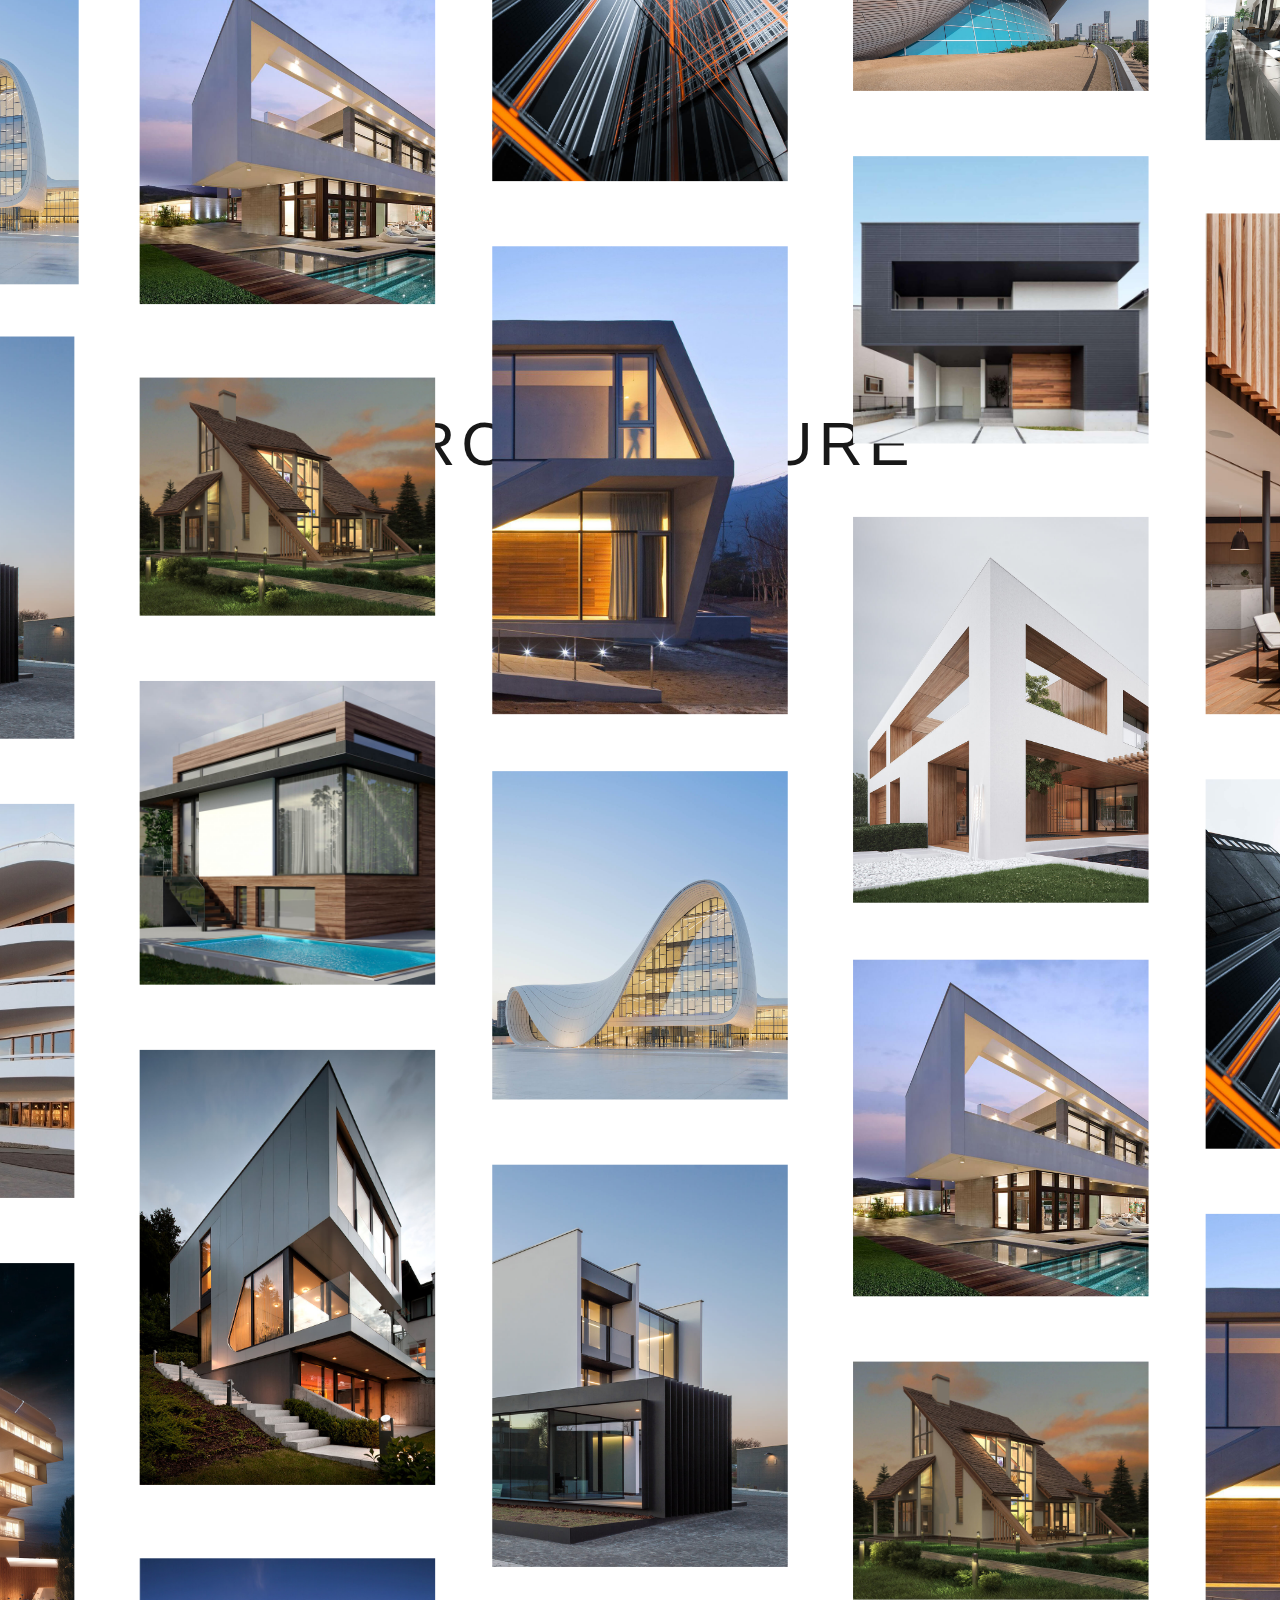
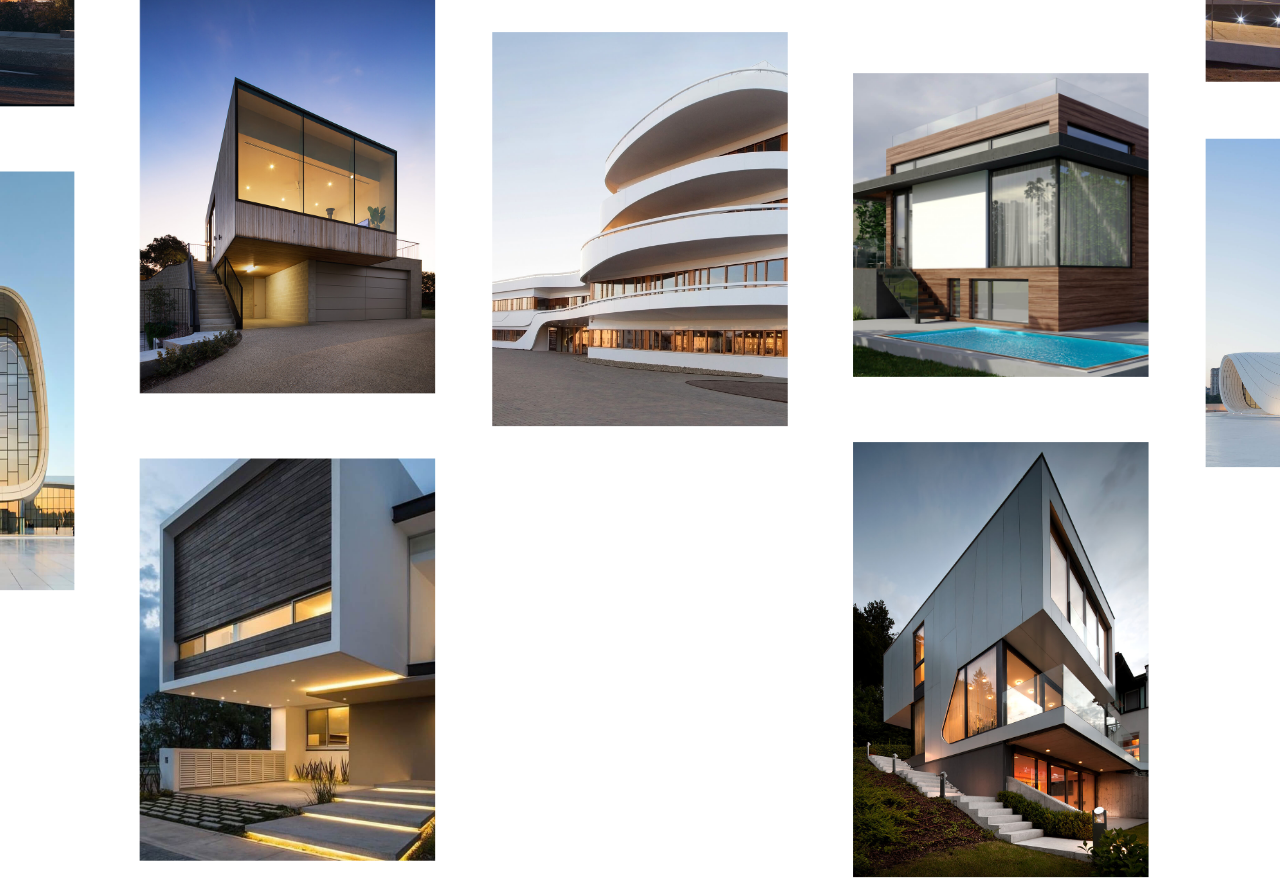
<file: createDraggableSite/index.html>
<!DOCTYPE html>
<html lang="en">
<head>
	<title>DRAGGABLE SITE</title>
	<link rel="stylesheet" href="css/main.css">

	<script src="libs/gsap.min.js" defer></script>
	<script src="libs/Draggable.min.js" defer></script>
	<script src="libs/InertiaPlugin.min.js" defer></script>
	<script src="js/app.js" defer></script>

	<style>
		.gallery { opacity: 0; }
	</style>

</head>
<body>
	
	<h1 class="header">Architecture <span>Loading...</span></h1>

	<div class="gallery">
	<div class="gallery__item"><img src="img/1.jpg" alt="Alt"></div>
	<div class="gallery__item"><img src="img/2.jpg" alt="Alt"></div>
	<div class="gallery__item"><img src="img/3.jpg" alt="Alt"></div>
	<div class="gallery__item"><img src="img/4.jpg" alt="Alt"></div>
	<div class="gallery__item"><img src="img/5.jpg" alt="Alt"></div>
	<div class="gallery__item"><img src="img/6.jpg" alt="Alt"></div>
	<div class="gallery__item"><img src="img/7.jpg" alt="Alt"></div>
	<div class="gallery__item"><img src="img/8.jpg" alt="Alt"></div>
	<div class="gallery__item"><img src="img/9.jpg" alt="Alt"></div>
	<div class="gallery__item"><img src="img/10.jpg" alt="Alt"></div>
	<div class="gallery__item"><img src="img/11.jpg" alt="Alt"></div>
	<div class="gallery__item"><img src="img/12.jpg" alt="Alt"></div>
	<div class="gallery__item"><img src="img/13.jpg" alt="Alt"></div>
	<div class="gallery__item"><img src="img/14.jpg" alt="Alt"></div>
	<div class="gallery__item"><img src="img/15.jpg" alt="Alt"></div>
	<div class="gallery__item"><img src="img/16.jpg" alt="Alt"></div>
	<div class="gallery__item"><img src="img/17.jpg" alt="Alt"></div>
	<div class="gallery__item"><img src="img/18.jpg" alt="Alt"></div>
	<div class="gallery__item"><img src="img/19.jpg" alt="Alt"></div>
	<div class="gallery__item"><img src="img/20.jpg" alt="Alt"></div>
	<div class="gallery__item"><img src="img/1.jpg" alt="Alt"></div>
	<div class="gallery__item"><img src="img/2.jpg" alt="Alt"></div>
	<div class="gallery__item"><img src="img/3.jpg" alt="Alt"></div>
	<div class="gallery__item"><img src="img/4.jpg" alt="Alt"></div>
	<div class="gallery__item"><img src="img/5.jpg" alt="Alt"></div>
	<div class="gallery__item"><img src="img/6.jpg" alt="Alt"></div>
	<div class="gallery__item"><img src="img/7.jpg" alt="Alt"></div>
	<div class="gallery__item"><img src="img/8.jpg" alt="Alt"></div>
	<div class="gallery__item"><img src="img/9.jpg" alt="Alt"></div>
	<div class="gallery__item"><img src="img/10.jpg" alt="Alt"></div>
	<div class="gallery__item"><img src="img/11.jpg" alt="Alt"></div>
	<div class="gallery__item"><img src="img/12.jpg" alt="Alt"></div>
	<div class="gallery__item"><img src="img/13.jpg" alt="Alt"></div>
	<div class="gallery__item"><img src="img/14.jpg" alt="Alt"></div>
	<div class="gallery__item"><img src="img/15.jpg" alt="Alt"></div>
	<div class="gallery__item"><img src="img/16.jpg" alt="Alt"></div>
	<div class="gallery__item"><img src="img/17.jpg" alt="Alt"></div>
	<div class="gallery__item"><img src="img/18.jpg" alt="Alt"></div>
	<div class="gallery__item"><img src="img/19.jpg" alt="Alt"></div>
	<div class="gallery__item"><img src="img/20.jpg" alt="Alt"></div>
	<div class="gallery__item"><img src="img/1.jpg" alt="Alt"></div>
	<div class="gallery__item"><img src="img/2.jpg" alt="Alt"></div>
	<div class="gallery__item"><img src="img/3.jpg" alt="Alt"></div>
	<div class="gallery__item"><img src="img/4.jpg" alt="Alt"></div>
	<div class="gallery__item"><img src="img/5.jpg" alt="Alt"></div>
	<div class="gallery__item"><img src="img/6.jpg" alt="Alt"></div>
	<div class="gallery__item"><img src="img/7.jpg" alt="Alt"></div>
	<div class="gallery__item"><img src="img/8.jpg" alt="Alt"></div>
	<div class="gallery__item"><img src="img/9.jpg" alt="Alt"></div>
	<div class="gallery__item"><img src="img/10.jpg" alt="Alt"></div>
	<div class="gallery__item"><img src="img/11.jpg" alt="Alt"></div>
	<div class="gallery__item"><img src="img/12.jpg" alt="Alt"></div>
	<div class="gallery__item"><img src="img/13.jpg" alt="Alt"></div>
	<div class="gallery__item"><img src="img/14.jpg" alt="Alt"></div>
	<div class="gallery__item"><img src="img/15.jpg" alt="Alt"></div>
	<div class="gallery__item"><img src="img/16.jpg" alt="Alt"></div>
	<div class="gallery__item"><img src="img/17.jpg" alt="Alt"></div>
	<div class="gallery__item"><img src="img/18.jpg" alt="Alt"></div>
	<div class="gallery__item"><img src="img/19.jpg" alt="Alt"></div>
	<div class="gallery__item"><img src="img/20.jpg" alt="Alt"></div>
	<div class="gallery__item"><img src="img/1.jpg" alt="Alt"></div>
	<div class="gallery__item"><img src="img/2.jpg" alt="Alt"></div>
	<div class="gallery__item"><img src="img/3.jpg" alt="Alt"></div>
	<div class="gallery__item"><img src="img/4.jpg" alt="Alt"></div>
	<div class="gallery__item"><img src="img/5.jpg" alt="Alt"></div>
	<div class="gallery__item"><img src="img/6.jpg" alt="Alt"></div>
	<div class="gallery__item"><img src="img/7.jpg" alt="Alt"></div>
	<div class="gallery__item"><img src="img/8.jpg" alt="Alt"></div>
	<div class="gallery__item"><img src="img/9.jpg" alt="Alt"></div>
	<div class="gallery__item"><img src="img/10.jpg" alt="Alt"></div>
	<div class="gallery__item"><img src="img/11.jpg" alt="Alt"></div>
	<div class="gallery__item"><img src="img/12.jpg" alt="Alt"></div>
	<div class="gallery__item"><img src="img/13.jpg" alt="Alt"></div>
	<div class="gallery__item"><img src="img/14.jpg" alt="Alt"></div>
	<div class="gallery__item"><img src="img/15.jpg" alt="Alt"></div>
	<div class="gallery__item"><img src="img/16.jpg" alt="Alt"></div>
	<div class="gallery__item"><img src="img/17.jpg" alt="Alt"></div>
	<div class="gallery__item"><img src="img/18.jpg" alt="Alt"></div>
	<div class="gallery__item"><img src="img/19.jpg" alt="Alt"></div>
	<div class="gallery__item"><img src="img/20.jpg" alt="Alt"></div></div>
</body>
</html>
</file>
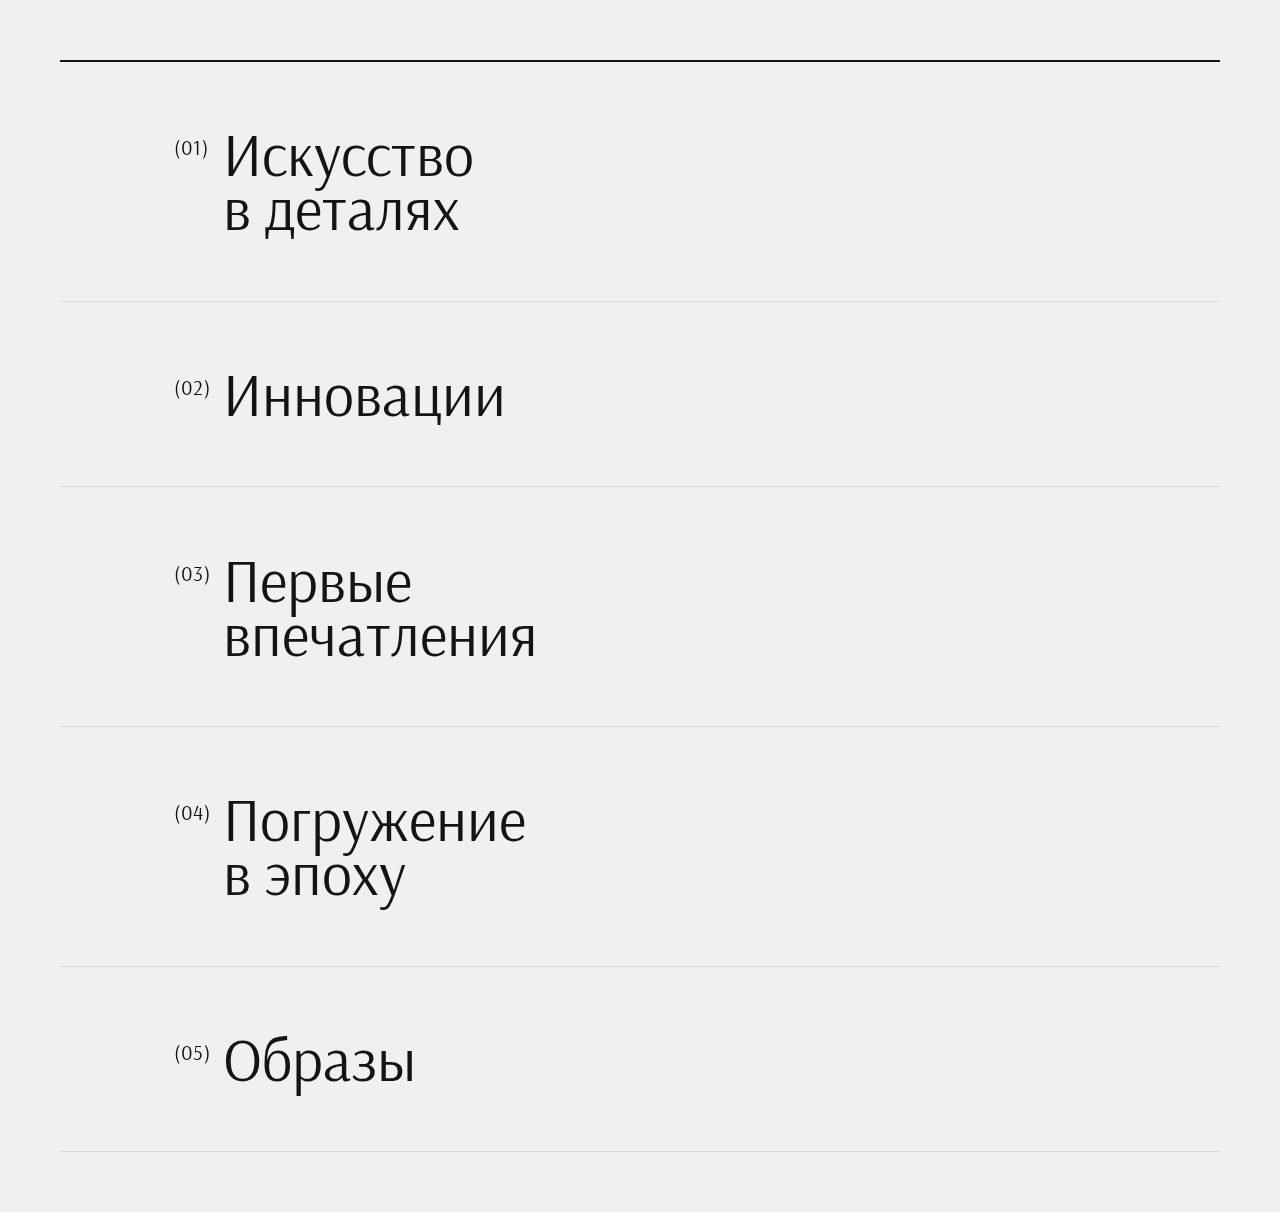
<file: floatingImageListLesson/index.html>
<!DOCTYPE html>
<html lang="en">
<head>
	<meta charset="UTF-8">
	<meta http-equiv="X-UA-Compatible" content="IE=edge">
	<meta name="viewport" content="width=device-width, initial-scale=1.0">
	<title>Document</title>

	<link rel="stylesheet" href="css/main.css">
	<script src="js/app.js" defer></script>

</head>
<body>

		<div class="magic-list">
		
			<!-- a.magic-list__item*5>div.magic-list__header+div.cursor>div.cursor__image[style="background-image: url(img/$.jpg)"] -->
			<a href="#" class="magic-list__item">
				<div class="magic-list__header">Искусство в деталях</div>
				<div class="cursor">
					<div class="cursor__image" style="background-image: url(img/1.jpg)"></div>
				</div>
			</a>
			<a href="#" class="magic-list__item">
				<div class="magic-list__header">Инновации</div>
				<div class="cursor">
					<div class="cursor__image" style="background-image: url(img/2.jpg)"></div>
				</div>
			</a>
			<a href="#" class="magic-list__item">
				<div class="magic-list__header">Первые впечатления</div>
				<div class="cursor">
					<div class="cursor__image" style="background-image: url(img/3.jpg)"></div>
				</div>
			</a>
			<a href="#" class="magic-list__item">
				<div class="magic-list__header">Погружение в эпоху</div>
				<div class="cursor">
					<div class="cursor__image" style="background-image: url(img/4.jpg)"></div>
				</div>
			</a>
			<a href="#" class="magic-list__item">
				<div class="magic-list__header">Образы</div>
				<div class="cursor">
					<div class="cursor__image" style="background-image: url(img/5.jpg)"></div>
				</div>
			</a>

		</div>

</body>
</html>
</file>
<file: createDraggableSite/css/main.css>
* {
	margin: 0;
	padding: 0;
	box-sizing: border-box;
}
:root {
	--gap: .5em;
	--index: calc(1vw + 1vh);
	--color-dark: #000;
}
 body {
	overflow: hidden;
	height: 100vh;
	display: flex;
	justify-content: center;
	align-items: center;
 }
 .header {
	text-transform: uppercase;
	font-family: 'Lucida Sans', 'Lucida Sans Regular', 'Lucida Grande', 'Lucida Sans Unicode', Geneva, Verdana, sans-serif;
	letter-spacing: .1em;
	font-size: calc(var(--index) * 2.8);
	position: absolute;
	font-weight: 200;
	text-align: center;
	opacity: .9;
	margin-top: .2em;
 }
 .header span {
	display: block;
	font-family: Helvetica, sans-serif;
	font-size: calc(var(--index) * .75);
	margin-top: 5px;
 }
 .gallery {
	width: 30vw;
	column-width: 2em;
	gap: var(--gap);
	transform: scale(8.2);
	will-change: transfrom;
	transition: transform 1s cubic-bezier(.075, 1, .25, 1), opacity 1s;
 }
 .gallery__item {
	margin-bottom: var(--gap);
	transform: scale(1.001);
	will-change: transfrom;
	transition: .3s;
 }
 .gallery__item:hover {
	transform: scale(1.03);
 }
 .gallery__item img {
	width: 100%;
	display: block;
 }
 .loaded .gallery {
	opacity: 1;
 }
 .loaded .header span {
	opacity: 0;
 }

 /* DARK MODE */

 	@media (prefers-color-scheme: dark) {
		body {
			background-color: var(--color-dark);
		}
		.header {
			filter: invert(100%);
		}
	}
</file>
<file: floatingImageListLesson/css/main.css>
* {
	margin: 0;
	padding: 0;
	box-sizing: border-box;
}
:root {
	--black: #141414;
	--index: calc(1vw + 1vh);
	--transition: 1.25s cubic-bezier(.2, .5, 0, 1);
	--transition-cursor: 2s cubic-bezier(.05, .5, 0, 1);

}
@font-face {
	font-family: arsenal_f;
	src: url(../fonts/arsenal-regular.woff2);
}
body {
	background: #f0f0f0;
}
.magic-list {
	font-family: arsenal_f, sans-serif;
	font-size: calc(var(--index) * 2.75);
	padding: calc(var(--index) * 2.75);
}
.magic-list__item {
	/* cursor: none; */
	color: var(--black);
	text-decoration: none;
	display: block;
	line-height: 0.9;
	padding: calc(var(--index) * 3) calc(var(--index) * 7.5);
	border-bottom: 1px solid rgb( 0 0 0 /.09);
	counter-increment: my-counter;
}
.magic-list__item:first-child	{
	border-top: 2px solid var(--black);
}
.magic-list__header {
	width: min-content;
	transition: transform var(--transition);
	will-change: transform;

}
.magic-list__item::before {
	content: '(0' counter(my-counter) ')';
	position: absolute;
	font-size: calc(var(--index) * .95);
	margin-left: calc(var(--index) * -2.25);
	margin-top: calc(var(--index) / 2);
	letter-spacing: .5px;
	transition: transform var(--transition);
	transition-delay: .025s;
	will-change: transform;

}
.magic-list__item:hover .magic-list__header,
.magic-list__item:hover::before {
	transform: translate3d(calc(var(--index) * -5), 0, 0);
}
.cursor {
	--width: calc(var(--index) * 22);
	--heigth: calc(var(--index) * 14);
	position: fixed;
	width: var(--width);
	height: 0;
	top: calc(var(--heigth) * -.5);
	left: calc(var(--width) * -.5);
	overflow: hidden;
	transform: translate3d(var(--move-x), var(--move-y), 0);
		transition: transform var(--transition-cursor), height 1s ease;
		z-index:-1;
		will-change: transform;
}
.magic-list__item:hover .cursor {
	height: var(--heigth);
}
.cursor__image {
	--cursor-transform: translate3d(calc(var(--move-x) / -5),  calc(var(--move-y) / -5), 0);
	position: relative;
	width: calc(var(--width) * 2);
	height: calc(var(--heigth) * 2);
	top: calc(var(--heigth) * -.4);
	left: calc(var(--width) * -.25);
	background-size: 	cover;
	background-position: center;
	transform: var(--cursor-transform) scale(1.5);
	transition: transform var(--transition-cursor);
}
.magic-list__item:hover .cursor__image {
	transform: var(--cursor-transform) scale(1);
}
</file>
